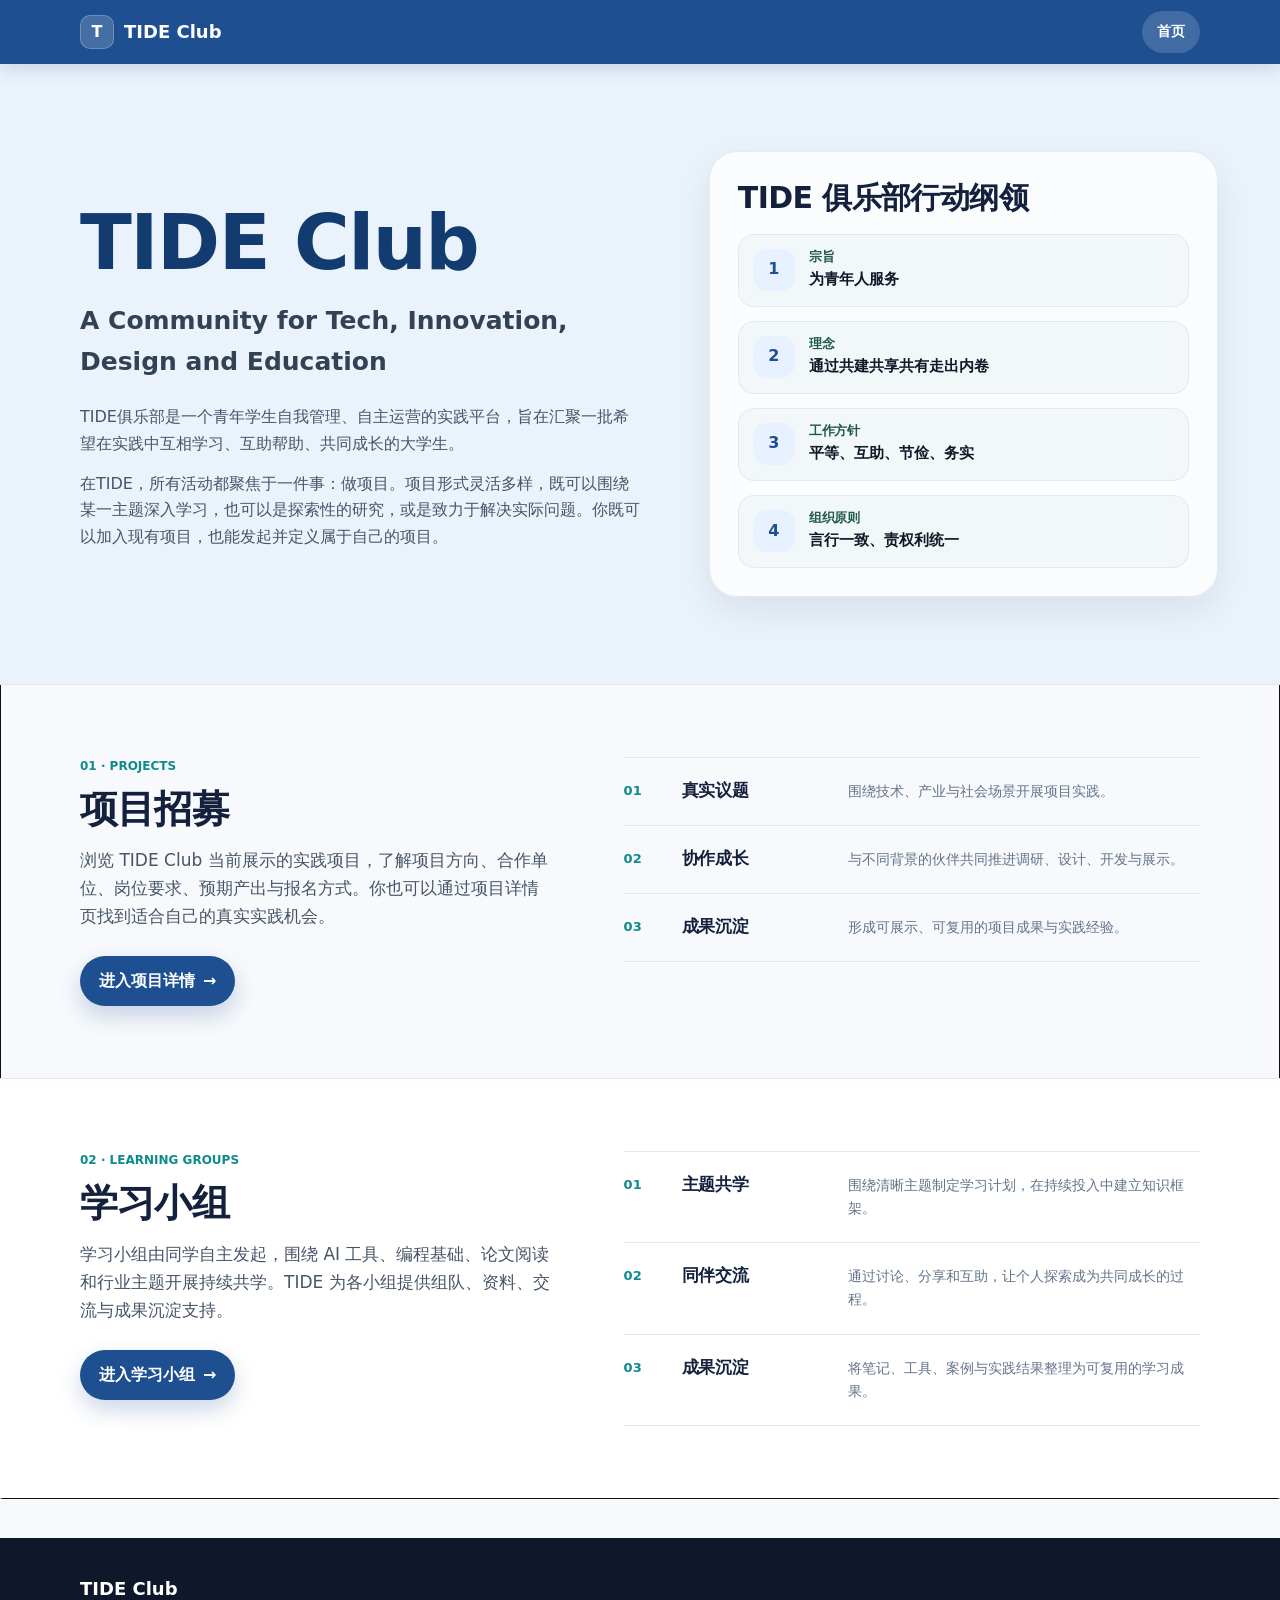
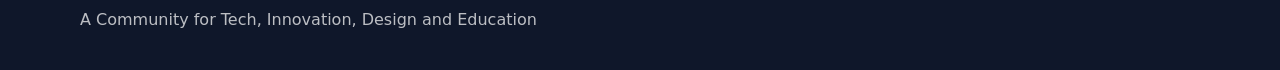
<file: index.html>
<!DOCTYPE html>
<html lang="zh-CN">
<head>
  <meta charset="UTF-8" />
  <meta name="viewport" content="width=device-width, initial-scale=1.0" />
  <meta name="description" content="TIDE Club - A Community for Tech, Innovation, Design and Education" />
  <title>TIDE Club Project Web</title>
  <link rel="icon" type="image/png" href="./assets/images/favicon.png">
  <link rel="shortcut icon" type="image/png" href="./assets/images/favicon.png">
  <link rel="apple-touch-icon" href="./assets/images/favicon.png">
  <link rel="stylesheet" href="./css/style.css?v=20260823-1" />
</head>
<body>
  <header class="site-header" id="site-header">
    <div class="container nav-wrap">
      <a class="brand" href="#/" aria-label="TIDE Club 首页">
        <span class="brand-mark">T</span>
        <span class="brand-text">TIDE Club</span>
      </a>
      <nav class="desktop-nav" aria-label="主导航">
        <a href="#/" data-nav="home">首页</a>
      </nav>
      <button class="mobile-menu-button" type="button" aria-label="打开菜单" aria-expanded="false">☰</button>
    </div>
    <nav class="mobile-nav" aria-label="移动端导航">
      <a href="#/" data-nav="home">首页</a>
    </nav>
  </header>

  <main id="app" tabindex="-1"></main>

  <footer class="site-footer">
    <div class="container footer-grid">
      <div>
        <div class="footer-brand">TIDE Club</div>
        <p>A Community for Tech, Innovation, Design and Education</p>
      </div>
    </div>
  </footer>

  <script src="./js/data.js"></script>
  <script src="./js/app.js?v=20261013-1"></script>
</body>
</html>
</file>
<file: css/style.css>
:root {
  --bg: #f7f9fc;
  --surface: #ffffff;
  --surface-soft: #f1f5f9;
  --text: #14213d;
  --muted: #64748b;
  --line: #e2e8f0;
  --primary: #1d4f91;
  --primary-dark: #123c70;
  --primary-soft: #e8f1ff;
  --accent: #dbeafe;
  --success: #15803d;
  --success-soft: #dcfce7;
  --warning: #b45309;
  --warning-soft: #fef3c7;
  --shadow: 0 14px 35px rgba(15, 23, 42, 0.08);
  --shadow-sm: 0 7px 22px rgba(15, 23, 42, 0.06);
  --radius: 18px;
}

* { box-sizing: border-box; }
html { scroll-behavior: smooth; }
body {
  margin: 0;
  font-family: Inter, ui-sans-serif, system-ui, -apple-system, BlinkMacSystemFont, "Segoe UI", "PingFang SC", "Microsoft YaHei", sans-serif;
  color: var(--text);
  background: var(--bg);
  line-height: 1.65;
  -webkit-font-smoothing: antialiased;
}

a { color: inherit; text-decoration: none; }
button, input { font: inherit; }
.container { width: min(1120px, calc(100% - 32px)); margin: 0 auto; }
.section { padding: 72px 0; }
.section-tight { padding: 42px 0; }
.section-header { text-align: center; max-width: 760px; margin: 0 auto 34px; }
.eyebrow { display: inline-flex; align-items: center; gap: 8px; padding: 6px 12px; border-radius: 999px; background: var(--primary-soft); color: var(--primary); font-weight: 700; font-size: 13px; margin-bottom: 14px; }
h1, h2, h3, h4 { margin: 0; line-height: 1.18; letter-spacing: -0.02em; }
h1 { font-size: clamp(38px, 6vw, 76px); }
h2 { font-size: clamp(26px, 3vw, 38px); }
h3 { font-size: clamp(18px, 2vw, 24px); }
p { margin: 0; }
.muted { color: var(--muted); }
.small { font-size: 14px; }
.lead { font-size: 17px; color: #475569; }
.page-title { margin: 28px 0 18px; }

.site-header {
  position: sticky;
  top: 0;
  z-index: 50;
  background: var(--primary);
  box-shadow: 0 4px 18px rgba(18, 60, 112, 0.16);
}
.nav-wrap { height: 64px; display: flex; align-items: center; justify-content: space-between; }
.brand { display: inline-flex; align-items: center; gap: 10px; color: #fff; font-weight: 800; }
.brand-mark { width: 34px; height: 34px; border-radius: 10px; display: inline-flex; align-items: center; justify-content: center; background: rgba(255,255,255,.18); border: 1px solid rgba(255,255,255,.22); }
.brand-text { font-size: 18px; }
.desktop-nav { display: flex; gap: 6px; }
.desktop-nav a, .mobile-nav a { color: rgba(255,255,255,.82); border-radius: 999px; padding: 9px 15px; font-weight: 650; font-size: 14px; transition: .2s ease; }
.desktop-nav a:hover, .desktop-nav a.active, .mobile-nav a:hover, .mobile-nav a.active { color: #fff; background: rgba(255,255,255,.16); }
.mobile-menu-button { display: none; color: #fff; background: transparent; border: 0; font-size: 25px; padding: 8px; }
.mobile-nav { display: none; padding: 0 16px 14px; border-top: 1px solid rgba(255,255,255,.12); background: var(--primary-dark); }
.mobile-nav.open { display: grid; gap: 4px; }

.hero { position: relative; overflow: hidden; background: #eaf2fb; }
.hero-bg { position: absolute; inset: 0; background: #eaf2fb; }
.hero:after { display: none; }
.hero-inner { position: relative; z-index: 1; min-height: 620px; display: grid; grid-template-columns: 1.05fr .95fr; gap: 48px; align-items: center; padding: 80px 0; }
.hero-copy h1 { color: var(--primary-dark); margin-bottom: 12px; }
.hero-slogan { font-size: clamp(18px, 2vw, 25px); color: #334155; font-weight: 700; margin-bottom: 22px; }
.hero-description { display: grid; gap: 14px; max-width: 660px; color: #475569; font-size: 16px; }
.hero-actions { display: flex; flex-wrap: wrap; gap: 12px; margin-top: 28px; }
.hero-panel { background: rgba(255,255,255,.78); backdrop-filter: blur(16px); border: 1px solid rgba(226,232,240,.9); box-shadow: var(--shadow); border-radius: 28px; padding: 28px; transform: translateX(18px); }
.hero-panel h2 { font-size: clamp(22px, 2.4vw, 30px); }
.mission-mini-grid { display: grid; gap: 14px; margin-top: 18px; }
.mission-mini { display: flex; gap: 14px; padding: 14px; border-radius: 16px; background: rgba(241,245,249,.8); border: 1px solid rgba(226,232,240,.9); }
.mission-mini-label { font-size: 13px; font-weight: 800; color: #1f5a4a; }
.mission-mini-content { margin-top: 3px; color: #111827; font-size: 15px; font-weight: 800; }
.icon-bubble { width: 42px; height: 42px; display: inline-flex; align-items: center; justify-content: center; border-radius: 14px; background: var(--primary-soft); color: var(--primary); flex: 0 0 auto; font-weight: 800; }
.stat-row { display: grid; grid-template-columns: repeat(3, 1fr); gap: 12px; margin-top: 28px; }
.stat { padding: 16px; border-radius: 16px; background: #fff; border: 1px solid var(--line); box-shadow: var(--shadow-sm); }
.stat strong { display: block; font-size: 24px; color: var(--primary); }
.stat span { font-size: 13px; color: var(--muted); }

.btn { display: inline-flex; align-items: center; justify-content: center; gap: 8px; border-radius: 999px; padding: 11px 18px; border: 1px solid transparent; font-weight: 750; transition: .2s ease; cursor: pointer; }
.btn-primary { background: var(--primary); color: #fff; box-shadow: 0 10px 22px rgba(29,79,145,.22); }
.btn-primary:hover { background: var(--primary-dark); transform: translateY(-1px); }
.btn-secondary { background: #fff; color: var(--primary); border-color: var(--line); }
.btn-secondary:hover { border-color: #bfdbfe; transform: translateY(-1px); }
.btn-ghost { background: var(--surface-soft); color: var(--text); }
.btn-sm { padding: 8px 13px; font-size: 13px; }

.card { background: var(--surface); border: 1px solid var(--line); border-radius: var(--radius); box-shadow: var(--shadow-sm); }
.card-pad { padding: 24px; }
.card:hover { box-shadow: var(--shadow); }
.grid { display: grid; gap: 20px; }
.grid-2 { grid-template-columns: repeat(2, minmax(0,1fr)); }
.grid-3 { grid-template-columns: repeat(3, minmax(0,1fr)); }
.grid-4 { grid-template-columns: repeat(4, minmax(0,1fr)); }

.pill-row { display: flex; flex-wrap: wrap; gap: 10px; }
.pill { display: inline-flex; align-items: center; gap: 6px; border-radius: 999px; background: var(--surface-soft); border: 1px solid var(--line); padding: 7px 11px; color: #475569; font-size: 13px; font-weight: 650; }
.badge { display: inline-flex; align-items: center; border-radius: 999px; padding: 5px 10px; font-size: 12px; font-weight: 800; background: var(--surface-soft); color: #475569; }
.badge.success { background: var(--success-soft); color: var(--success); }
.badge.warning { background: var(--warning-soft); color: var(--warning); }
.badge.primary { background: var(--primary-soft); color: var(--primary); }

.project-card { display: grid; gap: 16px; align-content: space-between; min-height: 310px; position: relative; overflow: hidden; }
.project-card h3 { padding-top: 4px; }
.home-project-grid .project-card { min-height: 288px; }
.project-list-grid { grid-template-columns: 1fr; }
.project-list-grid .project-card { min-height: 220px; grid-template-columns: minmax(0, 1fr) auto; align-items: end; }
.project-list-grid .project-card .pill-row { grid-column: 1 / -1; }
.project-meta { display: grid; gap: 8px; color: #64748b; font-size: 13px; }
.project-meta span { display: flex; gap: 8px; align-items: flex-start; }
.countdown { display: inline-flex; gap: 8px; align-items: center; justify-content: center; margin-top: 18px; padding: 10px 14px; border-radius: 999px; background: var(--primary-soft); color: var(--primary); font-weight: 750; }

.guide-list { max-width: 880px; margin: 0 auto; display: grid; gap: 18px; }
.guide-card { display: grid; grid-template-columns: auto 1fr auto; gap: 18px; align-items: center; padding: 22px; }
.step-num { width: 34px; height: 34px; border-radius: 999px; background: var(--primary); color: #fff; display: flex; align-items: center; justify-content: center; font-weight: 800; }

.search-panel { display: grid; gap: 18px; padding: 22px; margin-bottom: 24px; }
.search-input { width: 100%; border: 1px solid var(--line); background: #fff; color: var(--text); border-radius: 14px; padding: 13px 15px; outline: none; transition: .2s ease; }
.search-input:focus { border-color: #93c5fd; box-shadow: 0 0 0 4px rgba(147,197,253,.25); }
.filter-row { display: flex; flex-wrap: wrap; gap: 10px; }
.filter-btn { border: 1px solid var(--line); background: #fff; color: #475569; border-radius: 999px; padding: 8px 12px; cursor: pointer; font-weight: 700; transition: .2s ease; }
.filter-btn.active, .filter-btn:hover { background: var(--primary); border-color: var(--primary); color: #fff; }

.breadcrumb { display: flex; flex-wrap: wrap; gap: 8px; align-items: center; color: var(--muted); font-size: 14px; margin: 24px 0; }
.breadcrumb a { color: var(--primary); font-weight: 700; }
.detail-hero { padding: 34px; display: grid; gap: 20px; }
.detail-title-row { display: flex; gap: 16px; align-items: flex-start; justify-content: space-between; }
.detail-meta-grid { display: grid; grid-template-columns: repeat(3, minmax(0,1fr)); gap: 14px; }
.meta-box { background: var(--surface-soft); border: 1px solid var(--line); border-radius: 16px; padding: 14px; }
.meta-label { color: var(--muted); font-size: 12px; font-weight: 800; margin-bottom: 4px; }
.meta-value { color: var(--text); font-size: 14px; font-weight: 650; }
.objective-card { padding: 22px; display: grid; gap: 10px; }
.objective-card .number { width: 30px; height: 30px; border-radius: 10px; background: var(--primary-soft); color: var(--primary); display: flex; align-items: center; justify-content: center; font-weight: 800; }
.recruitment-grid { display: grid; grid-template-columns: repeat(3, minmax(0,1fr)); gap: 18px; }
ul.clean { list-style: none; padding: 0; margin: 0; display: grid; gap: 10px; }
ul.clean li { display: grid; grid-template-columns: auto 1fr; gap: 8px; align-items: start; color: #475569; font-size: 14px; }
ul.clean li:before { content: "›"; color: var(--primary); font-weight: 900; margin-top: -1px; }
.content-list { display: grid; gap: 16px; }
.responsibility { padding: 20px; border-radius: 16px; background: #fff; border: 1px solid var(--line); }
.responsibility h4 { margin-bottom: 10px; }
.empty-state { text-align: center; padding: 80px 20px; }
.no-results { display: none; }
.no-results.show { display: block; }

.portal-section { border-top: 1px solid var(--line); }
.section-index { color: #0f8b8d; font-size: 12px; font-weight: 850; margin-bottom: 10px; }
.portal-copy h2, .opportunity-heading h2 { margin-bottom: 14px; }
.portal-copy .lead, .opportunity-heading .lead { max-width: 720px; }
.portal-actions { margin-top: 26px; }

.learning-section { background: #fff; }
.learning-layout { display: grid; grid-template-columns: .9fr 1.1fr; gap: 72px; align-items: start; }
.learning-points { border-top: 1px solid var(--line); }
.learning-points > div { display: grid; grid-template-columns: 42px 150px 1fr; gap: 16px; align-items: start; padding: 22px 0; border-bottom: 1px solid var(--line); }
.learning-points span { color: #0f8b8d; font-size: 13px; font-weight: 850; }
.learning-points h3 { font-size: 17px; }
.learning-points p { color: var(--muted); font-size: 14px; }

.ra-section { background: #edf4f8; }
.internship-section { background: #fff; }
.opportunity-heading { display: flex; justify-content: space-between; gap: 36px; align-items: flex-start; }
.development-status { flex: 0 0 auto; display: inline-flex; padding: 7px 11px; border-radius: 999px; background: #e0f2f1; color: #0f766e; font-size: 12px; font-weight: 850; }
.sample-notice { margin: 22px 0 20px; padding-top: 18px; border-top: 1px solid rgba(100,116,139,.25); color: var(--muted); font-size: 13px; }
.sample-grid { display: grid; grid-template-columns: repeat(2, minmax(0, 1fr)); gap: 20px; }
.sample-opportunity { display: grid; align-content: start; gap: 18px; padding: 24px; background: #fff; border: 1px solid var(--line); border-radius: 8px; }
.internship-section .sample-opportunity { background: var(--surface-soft); }
.sample-card-head { display: flex; align-items: center; justify-content: space-between; gap: 12px; }
.sample-type { color: var(--muted); font-size: 12px; font-weight: 750; }
.sample-opportunity h3 { font-size: 21px; }
.sample-details { display: grid; gap: 12px; margin: 0; }
.sample-details > div { display: grid; grid-template-columns: 72px 1fr; gap: 12px; }
.sample-details dt { color: var(--muted); font-size: 12px; font-weight: 800; }
.sample-details dd { margin: 0; color: #475569; font-size: 14px; }
.btn-disabled { width: fit-content; background: #e2e8f0; color: #64748b; cursor: default; box-shadow: none; }

.site-footer { background: #0f172a; color: rgba(255,255,255,.72); padding: 36px 0; margin-top: 40px; }
.footer-grid { display: flex; justify-content: space-between; gap: 20px; align-items: center; }
.footer-brand { color: #fff; font-weight: 900; font-size: 18px; margin-bottom: 4px; }
.fade-in { animation: fadeIn .35s ease both; }
@keyframes fadeIn { from { opacity: 0; transform: translateY(8px);} to { opacity: 1; transform: translateY(0);} }

@media (max-width: 900px) {
  .desktop-nav { display: none; }
  .mobile-menu-button { display: block; }
  .hero-inner { grid-template-columns: 1fr; min-height: auto; padding: 64px 0; }
  .hero-panel { transform: none; }
  .project-list-grid .project-card { grid-template-columns: 1fr; align-items: stretch; }
  .project-list-grid .project-card .pill-row { grid-column: auto; }
  .grid-2, .grid-3, .grid-4, .detail-meta-grid, .recruitment-grid { grid-template-columns: 1fr; }
  .guide-card { grid-template-columns: auto 1fr; }
  .guide-card .btn { grid-column: 2; justify-self: start; }
  .learning-layout { grid-template-columns: 1fr; gap: 42px; }
  .sample-grid { grid-template-columns: 1fr; }
  .footer-grid { align-items: flex-start; flex-direction: column; }
}
@media (max-width: 560px) {
  .container { width: min(100% - 24px, 1120px); }
  .section { padding: 52px 0; }
  .brand-text { display: none; }
  .stat-row { grid-template-columns: 1fr; }
  .detail-title-row { flex-direction: column; }
  .card-pad, .detail-hero { padding: 20px; }
  .learning-points > div { grid-template-columns: 34px 1fr; gap: 10px; }
  .learning-points p { grid-column: 2; }
  .opportunity-heading { flex-direction: column; gap: 18px; }
  .sample-opportunity { padding: 20px; }
  .sample-details > div { grid-template-columns: 1fr; gap: 3px; }
}
</file>
